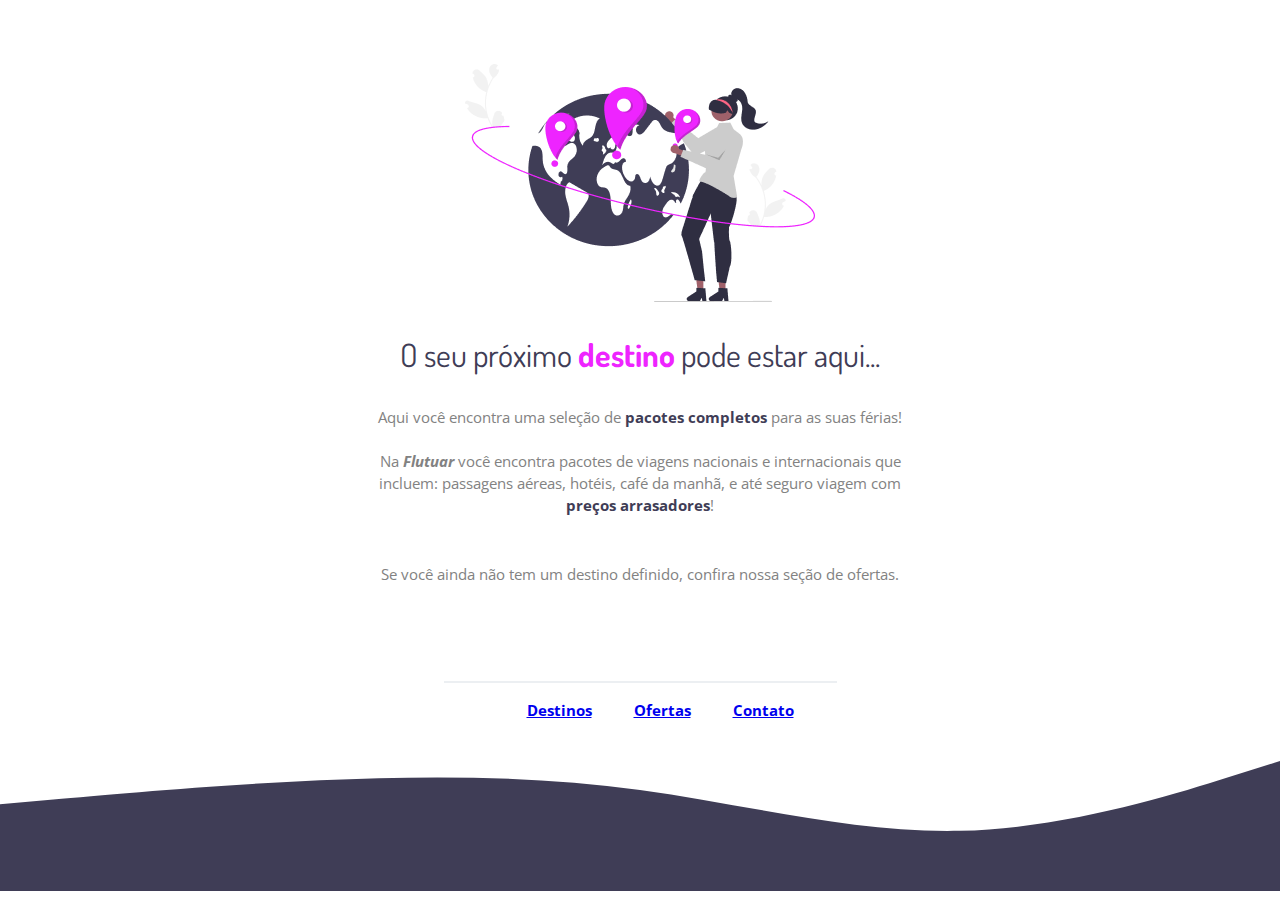
<file: explore/Projeto 1 - desafio recriando layout/index.html>
<!DOCTYPE html>
<html lang="pt-br">
<head>
    
    <meta charset="UTF-8">
    <meta name="viewport" content="width=device-width, initial-scale=1.0">
    <title> Flutuar</title>
    <link rel="shortcut icon" href="image/favicon.svg" type="image"/>

    <link rel="stylesheet" href="./style.css">



    <link rel="preconnect" href="https://fonts.googleapis.com">
    <link rel="preconnect" href="https://fonts.gstatic.com" crossorigin>
    <link href="https://fonts.googleapis.com/css2?family=Dosis:wght@200..800&display=swap" rel="stylesheet">

    <link rel="preconnect" href="https://fonts.googleapis.com">
    <link rel="preconnect" href="https://fonts.gstatic.com" crossorigin>
    <link href="https://fonts.googleapis.com/css2?family=Dosis:wght@200..800&family=Open+Sans:ital,wght@0,300..800;1,300..800&display=swap" rel="stylesheet">


</head>
<body>

     <main>
        <img src="./image/img1.png" alt="Desenho de uma mulher segurando um globo">
        
        <h1>O seu próximo <span>destino</span> pode estar aqui...
        </h1>
    
        <p>
        Aqui você encontra uma seleção de <strong>pacotes completos</strong> para as suas férias!
        <br> <br>
        Na <em id="Flutuar">Flutuar</em> você encontra pacotes de viagens nacionais e internacionais que incluem: passagens aéreas, hotéis, café da manhã, e até seguro viagem com <strong>preços arrasadores</strong>!

        </p>

        <p>
        Se você ainda não tem um destino definido, confira nossa seção de ofertas.
        </p>


    </main>
    

    <footer>
        <div id="line">
        </div>
        
        <ul>
            <li><a href="#">Destinos</a></li>
            <li><a href="#">Ofertas</a></li>
            <li><a href="#">Contato</a></li>
        </ul>
         
        
    </footer>
    
    <img id="onda" src="./image/Wave.svg" alt="Onda solida no final da pagina">
</body>
</html>
</file>
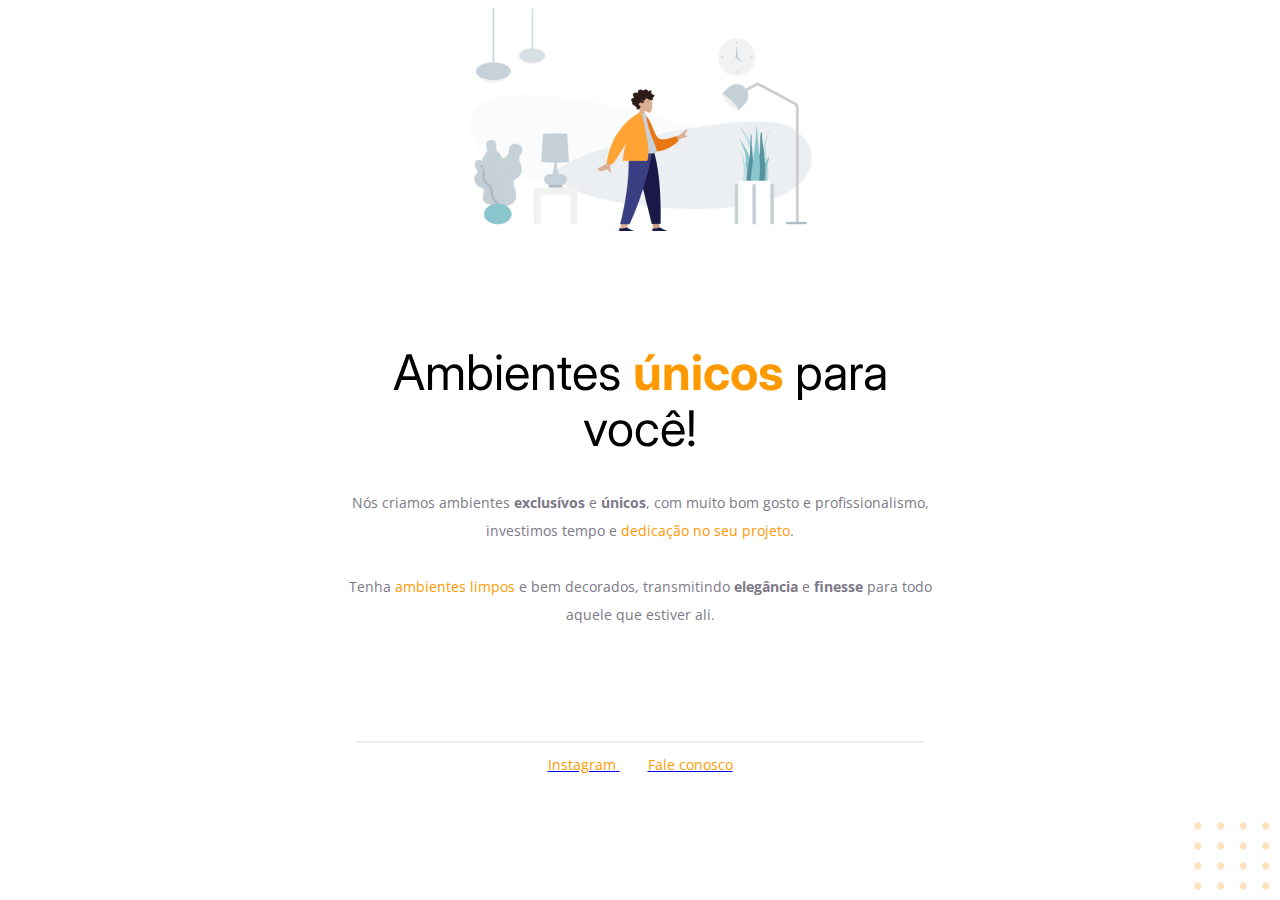
<file: explore/Projeto 1/index.html>
<!DOCTYPE html>
<html lang="pt-br">
<head>
    <meta charset="UTF-8">
    <meta name="viewport" content="width=device-width, initial-scale=1.0">
    <title>Móveis customizados</title>

    <link rel="preconnect" href="https://fonts.googleapis.com">
    <link rel="preconnect" href="https://fonts.gstatic.com" crossorigin>
    <link href="https://fonts.googleapis.com/css2?family=Open+Sans:ital,wght@0,300..800;1,300..800&display=swap" rel="stylesheet">

    <link rel="preconnect" href="https://fonts.googleapis.com">
    <link rel="preconnect" href="https://fonts.gstatic.com" crossorigin>
    <link href="https://fonts.googleapis.com/css2?family=Inter:wght@100..900&family=Open+Sans:ital,wght@0,300..800;1,300..800&display=swap" rel="stylesheet">



    <link rel="stylesheet" href="style.css">

</head>
<body>
    <div id="hero">
        <img 
        src="./images/img1.png" 
        alt="Desenho de uma pessoa em uma sala com móveis">
        
        <h1>
            Ambientes <span>únicos</span> para você!
        </h1>
        <p>
            Nós criamos ambientes <strong>exclusívos</strong> e <strong>únicos</strong>, com muito bom gosto e profissionalismo, investimos tempo e <span>dedicação no seu projeto</span>. 
            
            <br>
            <br>
            
            Tenha <span>ambientes limpos</span> e bem decorados, transmitindo <strong>elegância</strong> e <strong>finesse</strong> para todo aquele que estiver ali.
        </p>
    </div>

    <div id="footer">
         <div id="line">
         </div>

        <a 
            target="_blank"
            href="https://instagram.com">
            <span>Instagram</span>
        </a>
    
        <a 
            href="mailto:contato@moveispravoce.com"> 
            <span>Fale conosco</span>
        </a>

    </div>

    <img 
       id="balls"
       src="./images/balls.svg" 
       alt="Bolinhas alaranjadas no canto direito inferior da tela">


</body>



</body>
</html>
</file>
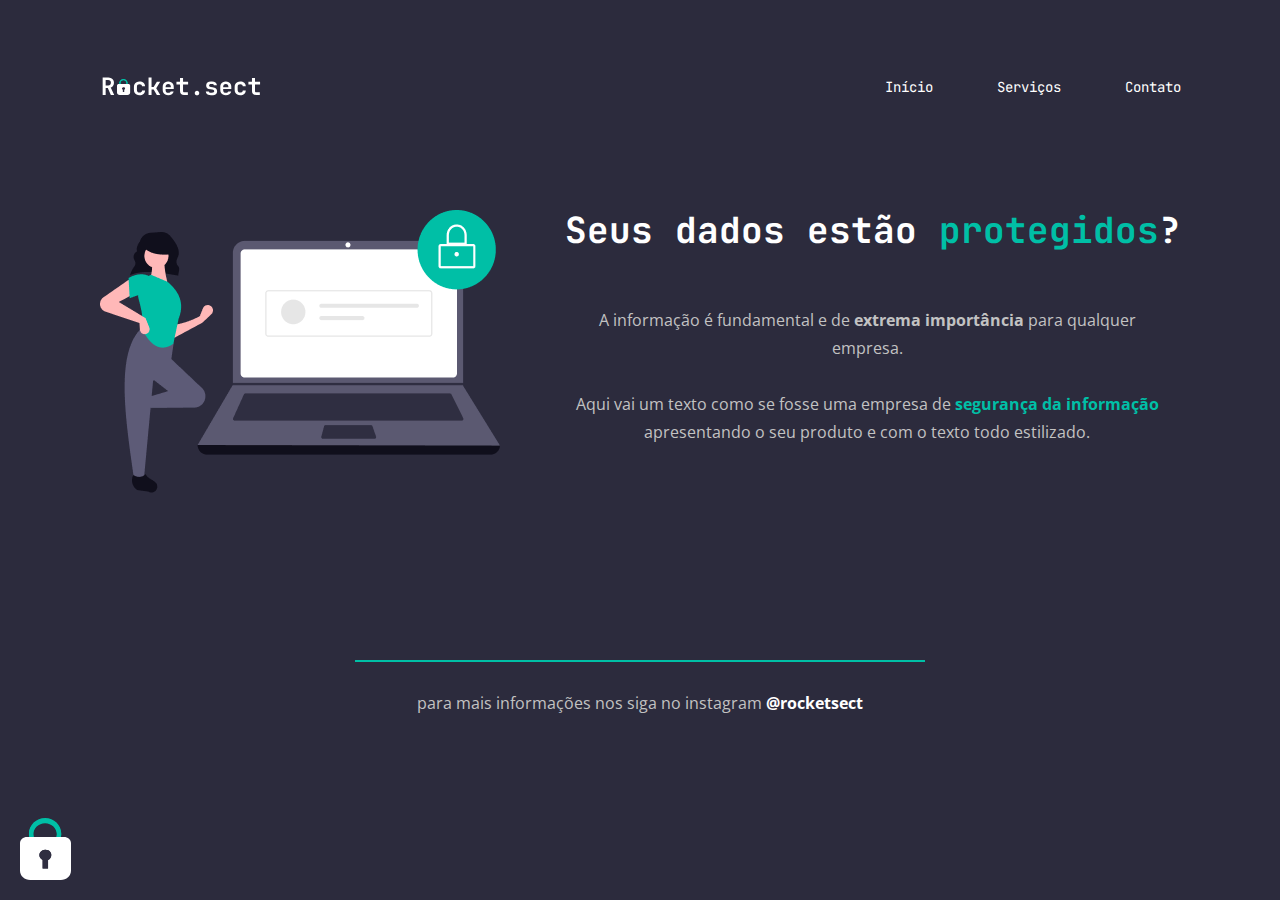
<file: explore/Projeto 2 - desafio recriando layout/index.html>
<!DOCTYPE html>
<html lang="pt-br">
<head>
    <meta charset="UTF-8">
    <meta name="viewport" content="width=device-width, initial-scale=1.0">
    
    <title>Rocket.sect</title>
    
    <link rel="stylesheet" href="./style.css">
    

    <link rel="preconnect" href="https://fonts.googleapis.com">
    <link rel="preconnect" href="https://fonts.gstatic.com" crossorigin>
    <link href="https://fonts.googleapis.com/css2?family=JetBrains+Mono:ital,wght@0,100..800;1,100..800&display=swap" rel="stylesheet">

    <link href="https://fonts.googleapis.com/css2?family=JetBrains+Mono:ital,wght@0,100..800;1,100..800&family=Open+Sans:ital,wght@0,300..800;1,300..800&display=swap" rel="stylesheet">


    
</head>
<body>
    <div class="page">
        
        <nav>
            <a id="logo" href="#">
                <img src="./image/logo.svg" alt="Logo na cor azul escrita Rocket.sect">
            </a>
                 
            <ul>
                <li><a href="#">Início</a></li>
                <li><a href="#">Serviços</a></li>
                <li><a href="#">Contato</a></li>
            </ul>

        </nav>
    
    <main>
        <img src="./image/img1.png" alt="Desenho de uma mulher ao lado de um notebook">
        
        <div class="text">
            <h1>
                Seus dados estão <span>protegidos</span>?
            </h1>
    
            <p>
                A informação é fundamental e de <strong>extrema importância</strong> para qualquer empresa. <br> <br>
    
                Aqui vai um texto como se fosse uma empresa de 
                <strong>
                    <span>segurança da informação</span>
                </strong>
                apresentando o seu produto e com o texto todo estilizado.
            </p>

        </div>
       


    </main>

    <footer>
        <div id="line">  
        </div>
        
        <p>para mais informações nos siga no instagram
            <a href="https://instaram.com/rocketseat" target="_blank">@rocketsect</a>
        </p>
    </footer>

    <img id="cadeado" src="./image/padlock-decoration.svg" alt="Desenho de um cadeado">

    
</body>
</html>
</file>
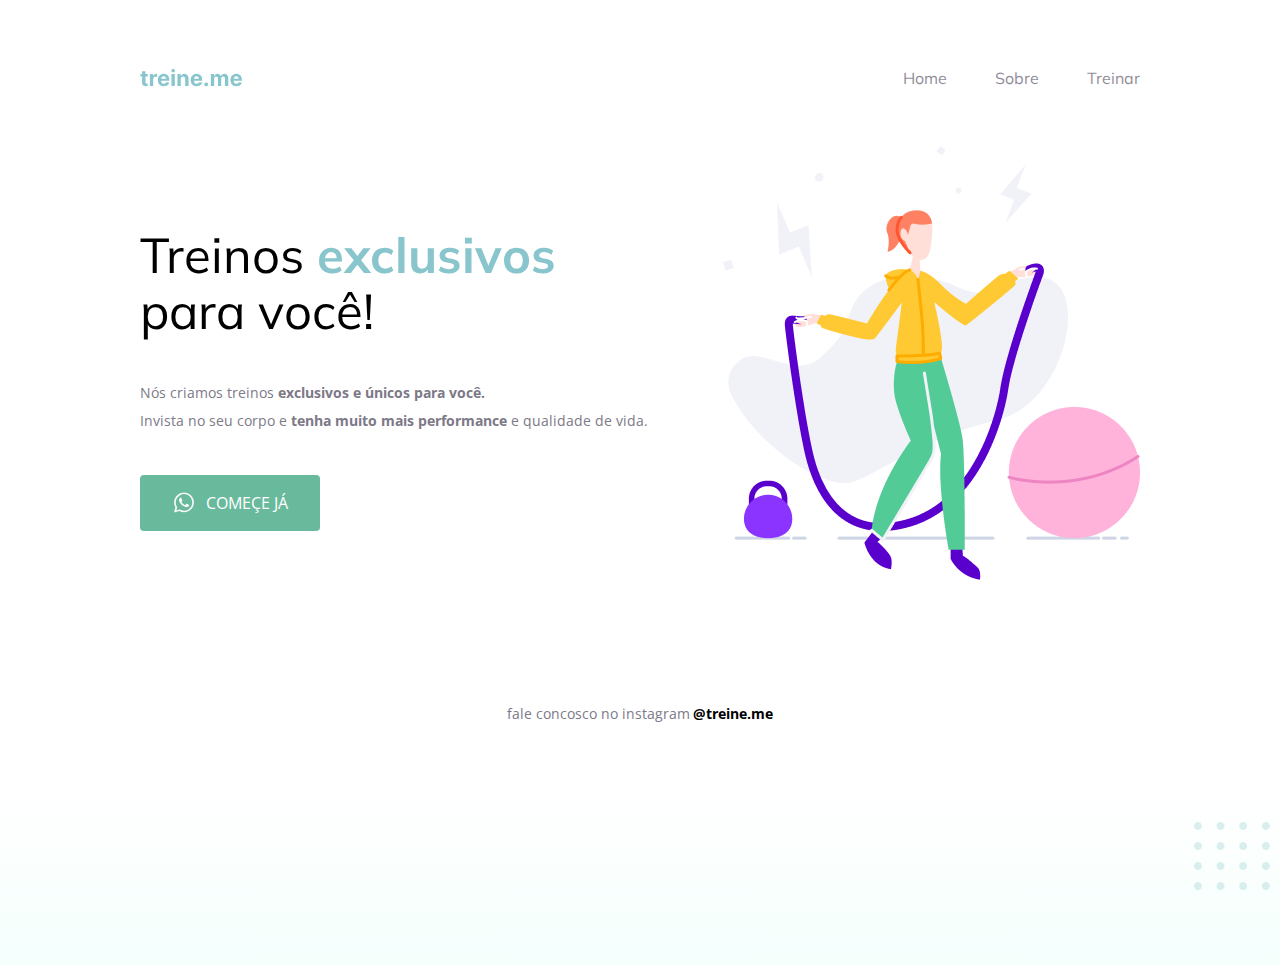
<file: explore/Projeto 2/index.html>
<!DOCTYPE html>
<html lang="pt-br">
<head>
    <meta charset="UTF-8">
    <meta name="viewport" content="width=device-width, initial-scale=1.0">
    <title>Treine.me</title>


    <link rel="preconnect" href="https://fonts.googleapis.com">
    <link rel="preconnect" href="https://fonts.gstatic.com" crossorigin>
    <link href="https://fonts.googleapis.com/css2?family=Mulish:ital,wght@0,200..1000;1,200..1000&display=swap" rel="stylesheet">

    <link rel="preconnect" href="https://fonts.googleapis.com">
    <link rel="preconnect" href="https://fonts.gstatic.com" crossorigin>
    <link href="https://fonts.googleapis.com/css2?family=Mulish:ital,wght@0,200..1000;1,200..1000&family=Open+Sans:ital,wght@0,300..800;1,300..800&display=swap" rel="stylesheet">



    <link rel="stylesheet" href="./style.css">
</head>
<body>
    <div class="page">
        
        <nav>
            <a id="logo" href="#">
                <img src="./images/Logo.svg" alt="Logo na cor azul escrita treine.me">
            </a>
                 
            <ul>
                <li><a href="#">Home</a></li>
                <li><a href="#">Sobre</a></li>
                <li><a href="#">Treinar</a></li>
            </ul>

        </nav>
        

        <main> 
            <section class="text">
                <h1>Treinos <span>exclusivos</span> 
                    <br> 
                    para você!</h1>

                <p>
                    Nós criamos treinos <strong>exclusivos e únicos para você.</strong> <br>
                    Invista no seu corpo e <strong>tenha muito mais performance</strong> e qualidade de vida.
                </p>
        
                <button> <img src="./images/whatsapp.svg" alt="icone whatsapp">Começe já</button>

            </section>

            <img src="./images/fitness.png" alt="Desenho de uma mulher pulando corda">
                
        </main>
        
        <footer>
                <p>fale concosco no instagram</p>
                <a href="https://instagram.com" target="_blank">@treine.me</a>
        
        
        </footer>

    </div>

    <img id="balls" src="./images/balls.png" alt="Bolinhas azuis no canto inferior direito da tela">
</body>
</html>
</file>
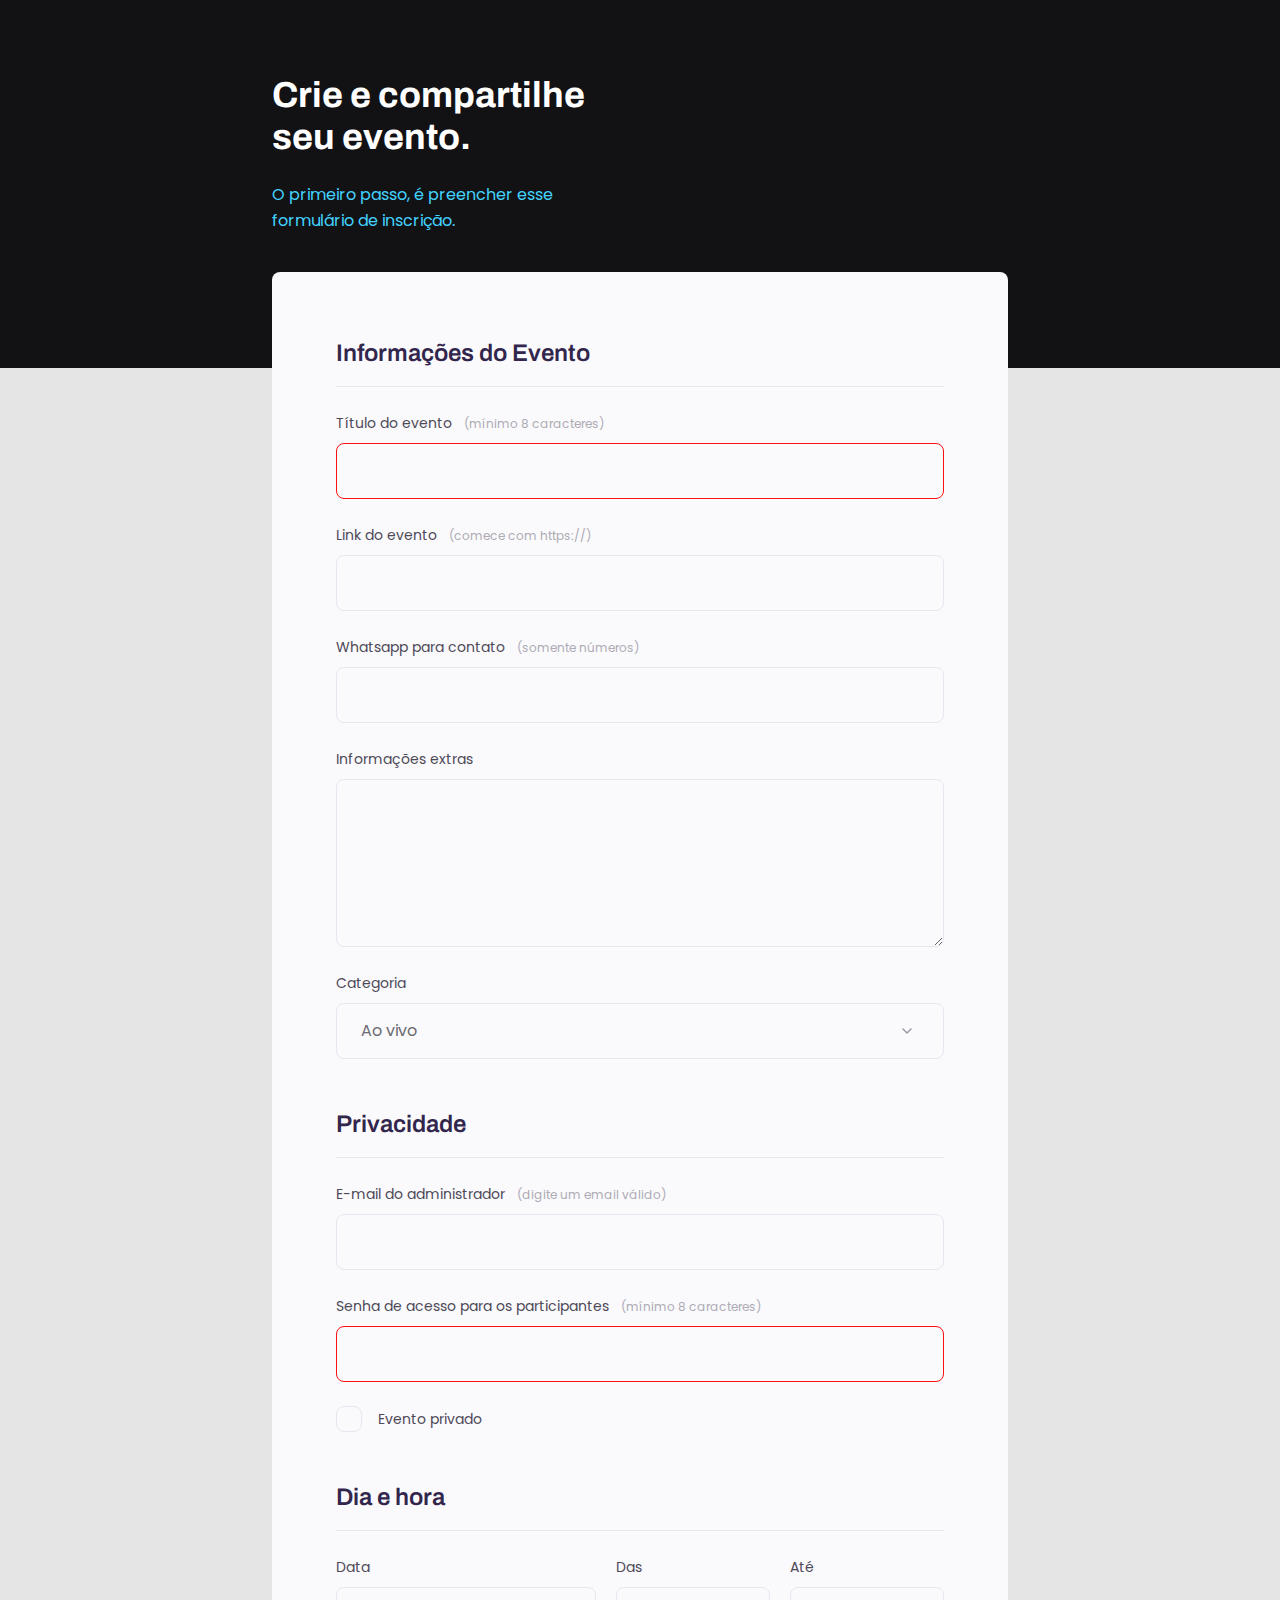
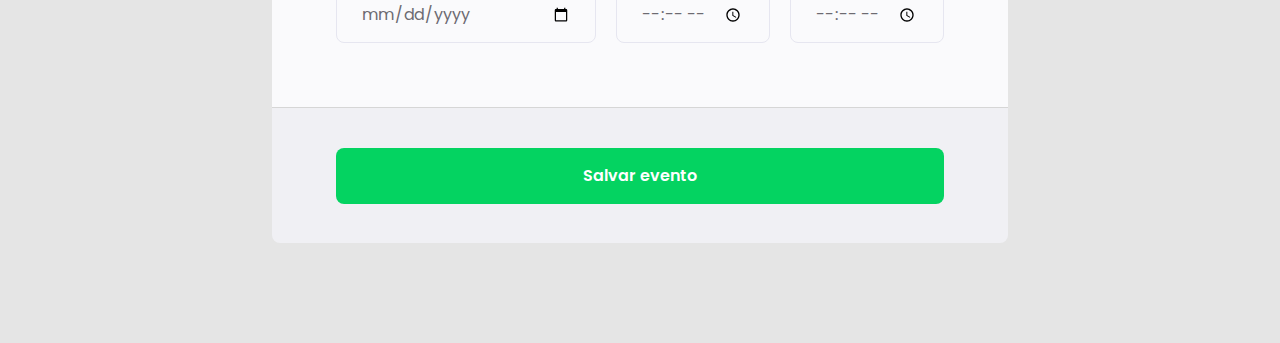
<file: explore/Projeto 3/index.html>
<!DOCTYPE html>
<html lang="pt-br">
<head>
    <meta charset="UTF-8">
    <meta name="viewport" content="width=device-width, initial-scale=1.0">

    <link rel="stylesheet" href="./style.css">

    <link rel="preconnect" href="https://fonts.googleapis.com">
    <link rel="preconnect" href="https://fonts.gstatic.com" crossorigin>
    <link href="https://fonts.googleapis.com/css2?family=Archivo:ital,wght@0,100..900;1,100..900&display=swap" rel="stylesheet">


    <link rel="preconnect" href="https://fonts.googleapis.com">
    <link rel="preconnect" href="https://fonts.gstatic.com" crossorigin>
    <link href="https://fonts.googleapis.com/css2?family=Archivo:ital,wght@0,100..900;1,100..900&family=Poppins:ital,wght@0,100;0,200;0,300;0,400;0,500;0,600;0,700;0,800;0,900;1,100;1,200;1,300;1,400;1,500;1,600;1,700;1,800;1,900&display=swap" rel="stylesheet">



    <title>Crie seu evento</title>


</head>
<body>
    <div class="page">
        <header>
            <h1>
                Crie e compartilhe seu evento.
            </h1>

            <p>
                O primeiro passo, é preencher esse
                formulário de inscrição.

            </p>
        </header>

        <form id="my-form">
            <fieldset>
                <div class="fieldset-wrapper">
                    <legend>Informações do Evento</legend>

                    <div class="input-wrapper">
    
                        <label for="event-title">Título do evento<span>(mínimo 8 caracteres)</span>   
                        </label>
        
                        <input 
                        type="text" 
                        id="event-title"
                        required 
                        minlength="8" />
        
                    </div>
    
                    <div class="input-wrapper">
    
                        <label for="event-link">Link do evento<span>(comece com https://)</span>   
                        </label>
        
                        <input type="url" id="event-link">
        
                    </div>

                    <div class="input-wrapper">
    
                        <label for="event-whatsapp">Whatsapp para contato<span>(somente números)</span>   
                        </label>
        
                        <input type="number" id="event-whatsapp">
        
                    </div>

                    <div class="input-wrapper">
    
                        <label for="event-info">Informações  extras 
                        </label>
        
                        <textarea id="event-info"></textarea>
        
                    </div>

                    <div class="input-wrapper">
    
                        <label for="event-category">Categoria</label>
        
                        <select id="event-category">
                            <option value="Live">Ao vivo</option>
                            <option value="podcast">Podcast</option>
                            <option value="mentorship">Mentoria</option>
                        </select>
        
                    </div>    

                </div>
               
            </fieldset>

            <fieldset>
                <div class="fieldset-wrapper">
                    <legend>Privacidade</legend>

                    <div class="input-wrapper">
    
                        <label for="event-email">E-mail do administrador<span>(digite um email válido)</span>   
                        </label>
        
                        <input type="email" id="event-email">
        
                    </div>

                    <div class="input-wrapper">
    
                        <label for="event-password">Senha de acesso para os participantes<span>(mínimo 8 caracteres)</span>   
                        </label>
        
                        <input 
                        type="password" 
                        id="event-password"
                        required 
                        minlength="8" />
        
                    </div>

                    <div class="checkbox-wrapper">
    
                        <input type="checkbox" id="event-private">
                        
                        <label for="event-private">Evento privado  
                        </label>
        
                    </div>

                </div>
            </fieldset>

            <fieldset>
                <div class="fieldset-wrapper">
                    <legend>Dia e hora</legend>

                    <div class="col-3">
                        <div class="input-wrapper">
    
                            <label for="event-date">Data  
                            </label>
            
                            <input type="date" id="event-date">
            
                        </div>
    
                        <div class="input-wrapper">
        
                            <label for="event-begin">Das 
                            </label>
            
                            <input type="time" id="event-begin">
            
                        </div>

                        <div class="input-wrapper">
        
                            <label for="event-end">Até 
                            </label>
            
                            <input type="time" id="event-end">
            
                        </div>


                    </div>       

                </div>
            </fieldset>

        </form>

        <footer>
            <button
                class="button" 
                form="my-form" >
                Salvar evento
            </button>
        </footer>
    </div>
</body>
</html>
</file>
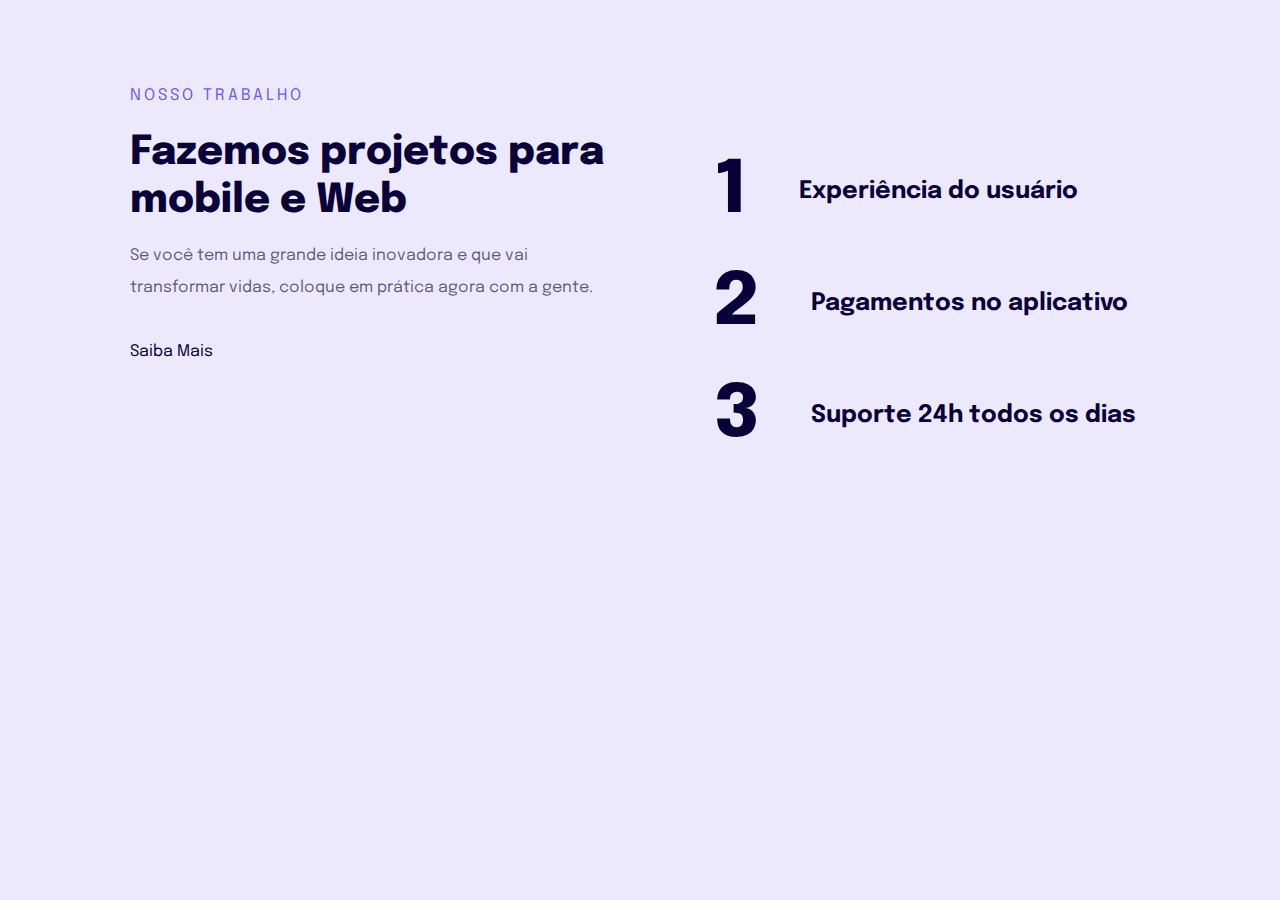
<file: explore/Projeto 4/index.html>
<!DOCTYPE html>
<html lang="pt-br">
<head>
    <meta charset="UTF-8">
    <meta name="viewport" content="width=device-width, initial-scale=1.0">

    <link rel="preconnect" href="https://fonts.googleapis.com">
    <link rel="preconnect" href="https://fonts.gstatic.com" crossorigin>
    <link href="https://fonts.googleapis.com/css2?family=Epilogue:ital,wght@0,100..900;1,100..900&display=swap" rel="stylesheet">

    <link rel="stylesheet" href="./style.css">

    <title>Introdução à Responsividade</title>
</head>
<body>
    <main>
        <div>
            <p>NOSSO TRABALHO</p>

            <h1>Fazemos projetos para mobile e Web</h1>

            <p>Se você tem uma grande ideia inovadora e que vai transformar vidas, coloque em prática agora com a gente. </p>

            <a href="#">Saiba Mais</a>

        </div>
        

        <ul>
            <li><span>1</span> Experiência do usuário</li>
            <li><span>2</span> Pagamentos no aplicativo</li>
            <li><span>3</span> Suporte 24h todos os dias</li>
        </ul>

    </main>
    
</body>
</html>
</file>
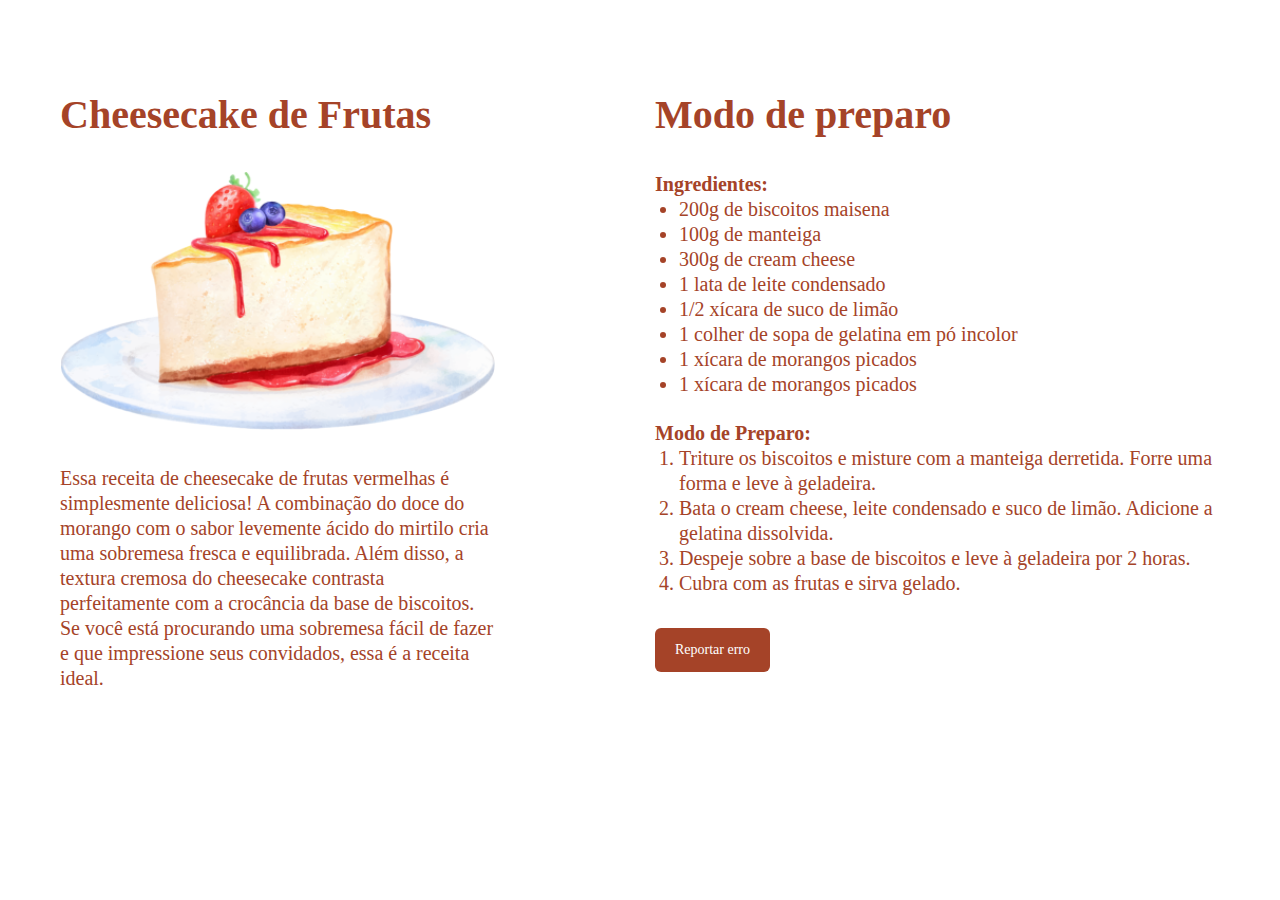
<file: explore/Projeto 5/index.html>
<!DOCTYPE html>
<html lang="pt-br">
<head>
    <meta charset="UTF-8">
    <meta name="viewport" content="width=device-width, initial-scale=1.0">

    <link rel="preconnect" href="https://fonts.googleapis.com">
    <link rel="preconnect" href="https://fonts.gstatic.com" crossorigin>
    <link href="https://fonts.googleapis.com/css2?family=Source+Serif+4:ital,opsz,wght@0,8..60,200..900;1,8..60,200..900&display=swap" rel="stylesheet">
    
    
    <link rel="stylesheet" href="./style.css">

    <title>Cheesecake</title>
</head>
<body>
    <main>
        <div class="recipe">
            <h1>
                Cheesecake de Frutas
            </h1>

            <img src="./assets/cheesecake.png" alt="Desenho de um cheesecake em um prato">

            <p>Essa receita de cheesecake de frutas vermelhas é simplesmente deliciosa! A combinação do doce do morango com o sabor levemente ácido do mirtilo cria uma sobremesa fresca e equilibrada. Além disso, a textura cremosa do cheesecake contrasta perfeitamente com a crocância da base de biscoitos. Se você está procurando uma sobremesa fácil de fazer e que impressione seus convidados, essa é a receita ideal.</p>
        </div>

        <div class="ingredients">
            <h2>Modo de preparo</h2>
                <strong>Ingredientes:</strong>
                <ul>
                    <li>200g de biscoitos maisena</li>
                    <li>100g de manteiga</li>
                    <li>300g de cream cheese</li>
                    <li>1 lata de leite condensado</li>
                    <li>1/2 xícara de suco de limão</li>
                    <li>1 colher de sopa de gelatina em pó incolor</li>
                    <li>1 xícara de morangos picados</li>
                    <li>1 xícara de morangos picados</li>
                </ul>

                <strong>Modo de Preparo:</strong>
                <ol>
                    <li>Triture os biscoitos e misture com a manteiga derretida. Forre uma forma e leve à geladeira.</li>
                    <li>Bata o cream cheese, leite condensado e suco de limão. Adicione a gelatina dissolvida.</li>
                    <li>Despeje sobre a base de biscoitos e leve à geladeira por 2 horas.</li>
                    <li>Cubra com as frutas e sirva gelado.</li>
                </ol>

                <button>Reportar erro</button>
        </div>
    </main>
    
</body>
</html>
</file>
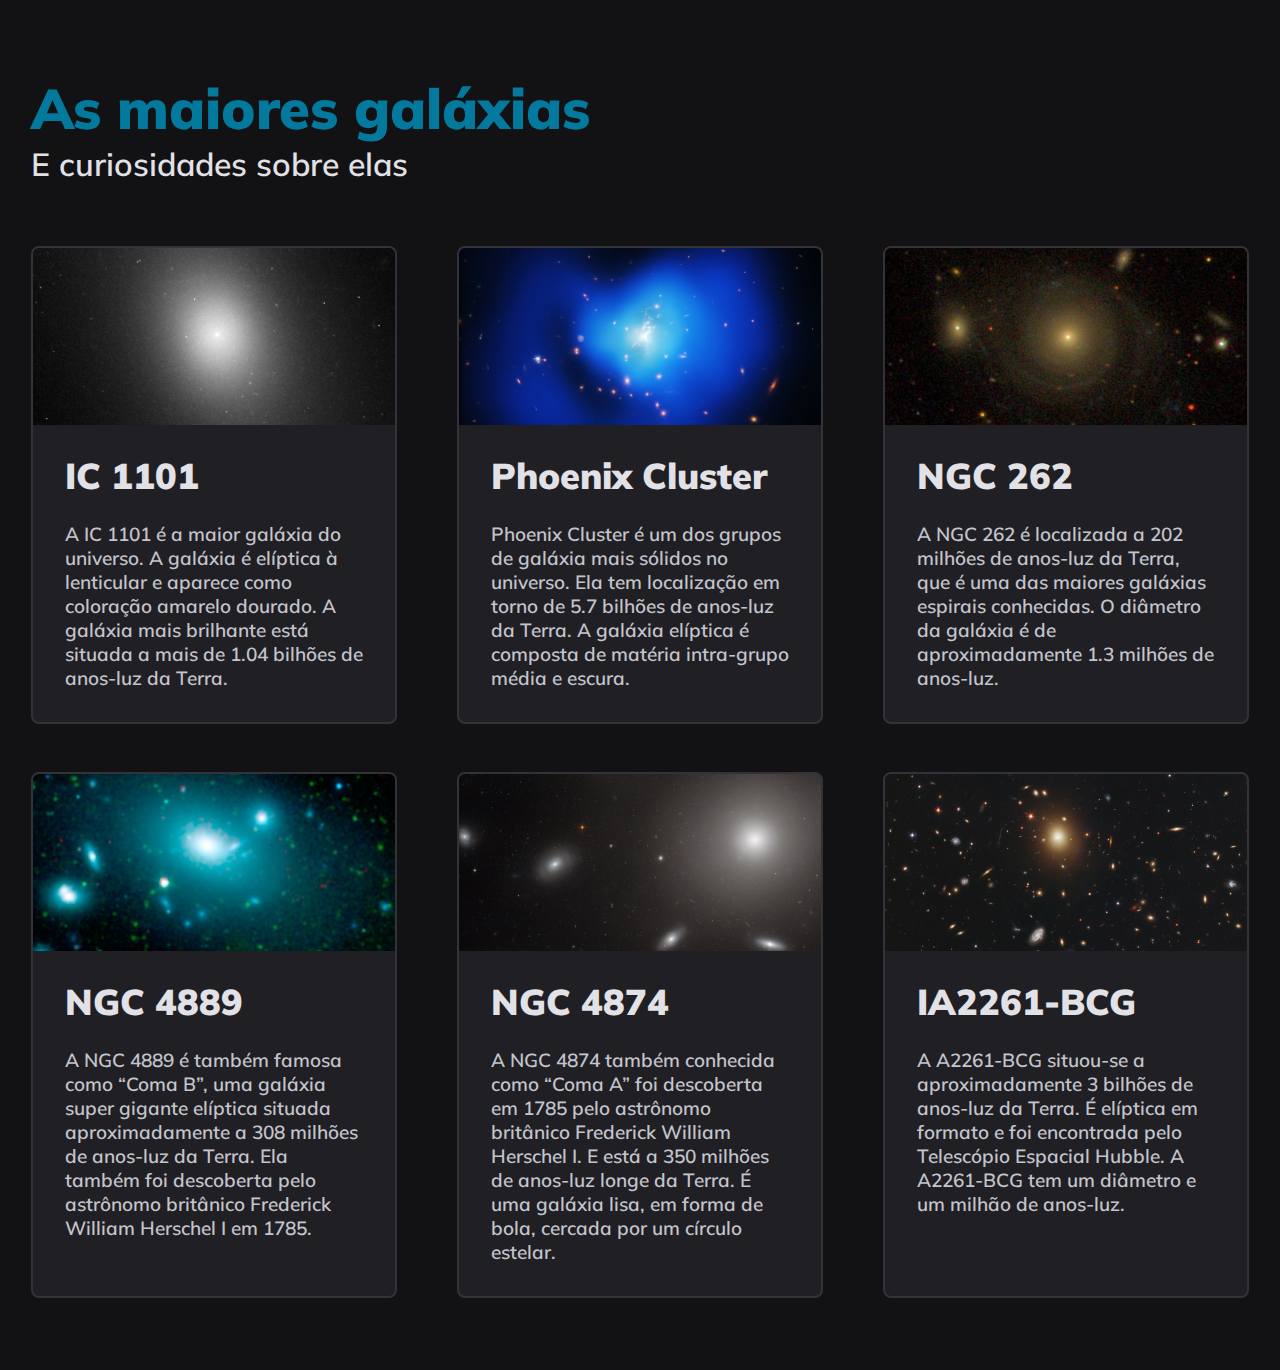
<file: explore/Projeto 6/index.html>
<!DOCTYPE html>
<html lang="pt-br">
<head>
    <meta charset="UTF-8">
    <meta name="viewport" content="width=device-width, initial-scale=1.0">

    <link rel="preconnect" href="https://fonts.googleapis.com">
    <link rel="preconnect" href="https://fonts.gstatic.com" crossorigin>
    <link href="https://fonts.googleapis.com/css2?family=Mulish:ital,wght@0,200..1000;1,200..1000&display=swap" rel="stylesheet">

    <link rel="stylesheet" href="./style.css">

    <title>Galaxies</title>
</head>
<body>
    <header>
        <h1>As maiores galáxias</h1>
        <p>E curiosidades sobre elas</p>
    </header>
    <main>
        <div class="card">
            <img src="./assets/image1.png" alt="IC 1101">

            <h2>IC 1101</h2>

            <p>A IC 1101 é a maior galáxia do universo. A galáxia é elíptica à lenticular e aparece como coloração amarelo dourado. A galáxia mais brilhante está situada a mais de 1.04 bilhões de anos-luz da Terra. </p>
        </div>

        <div class="card">
            <img src="./assets/image2.png" alt="Phoenix Cluster">
            
            <h2>Phoenix Cluster</h2>

            <p>Phoenix Cluster é um dos grupos de galáxia mais sólidos no universo. Ela tem localização em torno de 5.7 bilhões de anos-luz da Terra. A galáxia elíptica é composta de matéria intra-grupo média e escura. </p>
        </div>

        <div class="card">
            <img src="./assets/image3.png" alt="NGC 262">
            
            <h2>NGC 262</h2>

            <p>A NGC 262 é localizada a 202 milhões de anos-luz da Terra, que é uma das maiores galáxias espirais conhecidas. O diâmetro da galáxia é de aproximadamente 1.3 milhões de anos-luz. </p>
        </div>

        <div class="card">
            <img src="./assets/image4.png" alt="NGC 4889">
            
            <h2>NGC 4889</h2>

            <p>A NGC 4889 é também famosa como “Coma B”, uma galáxia super gigante elíptica situada aproximadamente a 308 milhões de anos-luz da Terra. Ela também foi descoberta pelo astrônomo britânico Frederick William Herschel I em 1785. </p>
        </div>

        <div class="card">
            <img src="./assets/image5.png" alt="NGC 4874">
            
            <h2>NGC 4874</h2>

            <p>A NGC 4874 também conhecida como “Coma A” foi descoberta em 1785 pelo astrônomo britânico Frederick William Herschel I. E está a 350 milhões de anos-luz longe da Terra. É uma galáxia lisa, em forma de bola, cercada por um círculo estelar. </p>
        </div>

        <div class="card">
            <img src="./assets/image6.png" alt="A2261-BCG">
            
            <h2>IA2261-BCG</h2>

            <p>A A2261-BCG situou-se a aproximadamente 3 bilhões de anos-luz da Terra. É elíptica em formato e foi encontrada pelo Telescópio Espacial Hubble. A A2261-BCG tem um diâmetro e um milhão de anos-luz.</p>
        </div>

    </main>
</body>
</html>
</file>
<file: explore/Projeto 1 - desafio recriando layout/style.css>
body {
    margin: 0px;
    padding: 0px;
    font-family: 'Open Sans', sans-serif;

    min-height: 100vh;
    
}

main {
    width: 1024px;

    display: flex;
    padding-top: 64px;
    flex-direction: column;
    justify-content: flex-end;
    align-items: center;
    
    margin: 0px auto;
}


h1 {
    font-family: "Dosis", sans-serif;
    font-weight: normal;

    color: #3F3D56;
    text-align: center;
    font-size: 32px;

    margin: 32px auto 16px;

}

span {
    color: #EE24FF;
    font-weight: bold;

}

p {
    font-family: "Open Sans", sans-serif;
  
    color: #828282;
    text-align: center;
    font-size: 15px;
    font-weight: normal;
    line-height: 22px; 

    width: 540px;
    margin-bottom: 32px;


}

#Flutuar {
    color: #828282;
    font-weight: bold;
}

strong {
    color: #3F3D56;
}

ul {
    display: flex;
    align-items: center;
    justify-content: center;
    margin: 16px auto 40px;
    
    
    font-family: "Open Sans", sans-serif;
    color: #3F3D56;
    text-align: center;
    font-size: 15px;
    font-weight: bold;
    line-height: 147.682%;
    gap: 42px;
    
    list-style: none;



}

footer {
    justify-content: fixed-end;
    bottom: 0px;

}

#line {
    border: 1px solid #ECEFF2 ;
    width: 391px;
    height: 0px;
    margin: 64px auto 8px;

}

#onda {
    width: 100%;
}
</file>
<file: explore/Projeto 1/style.css>
body {
    font-family: 'Open Sans', sans-serif;
    font-size: 14px;
    font-weight: 400;
    line-height: 28px;
    
    text-align: center;
}

#hero {
    width: 592px;
    margin: auto;
}


#hero img {
    margin-bottom: 72px;
}


#footer {
    width: 592px;
    margin: 112px auto 33px;

    font-size: 14px;
    line-height: 28px;

}

#footer a + a {
    margin-left: 28px;
}

#line {
    border: 1px solid #ECEFF2;
    width: 568px;
    height: 0px;
    margin: 0px auto 8px;


}

h1 {
    font-family: 'Inter', sans-serif;
    font-size: 49px;
    line-height: 56px;
    font-weight: normal;
    
    text-align: center;

    margin-bottom: 32px;
}

h1 span {
    font-weight: bold;
}



strong {
    font-weight: 700;
    color: #7D7987;
}


span {
    color: #FF9900;
}

p {
    color: #7D7987;
}


#balls {
    position: fixed;
    bottom: 0px;
    right: 0px;
}
</file>
<file: explore/Projeto 2 - desafio recriando layout/style.css>
body {
    font-family: "JetBrains Mono", monospace;
    
    margin: 0px;
    
    background-color: #2C2B3D;

    padding: 72px 99px 0px; 
    min-width: fit-content;
}



nav {
    display: flex;
    justify-content: space-between;
    align-items: center;

   /* margin: 71px auto 0px; */


}

ul {
    text-align: center;
    font-size: 14px;
    font-weight: normal;
    line-height: 28px;
    
    
    list-style: none;

    display: flex;
    gap: 64px;
    margin: 0px;
    padding: 0px;

}

ul li a {
    text-decoration: none;
    color: #FFF;
}

ul li a:hover {
    font-weight: bold;
  
}

main {
    display: flex;
    align-items: flex-start;
    justify-content: space-between;

    margin: 109px auto 0px;
}

.text {
    text-align: center;

    display: flex;
    flex-direction: column;
    gap: 56px;


}

h1 {
    font-family: "JetBrains Mono", monospace;
    color: #FFF; 
    text-align: center;
    font-size: 36px;
    font-weight: 700;
    line-height: 40px; 

    margin: 0px;

}

span {
    color: #00BFA6;

}



p {
    font-family: "Open Sans", sans-serif;
    color: #C2C2C2;
    text-align: center;
    font-size: 16px;
    font-weight: normal;
    line-height: 28px; 

    
    width: 604px;
    margin: 0px;
}
 
footer {
    font-family: "JetBrains Mono", monospace;
    color: #FFF;
    text-align: center;
    font-size: 14px;
    font-weight: 500;
    line-height: 28px;

    display: flex;
    flex-direction: column;
    justify-content: center;
    align-items: center;
    margin-bottom: 23px
}

footer a {
    font-weight: bold;
    text-decoration: none;
    color: #FFF;

}

#line {
    border: 1px solid #00BFA6;
    width: 568px;
    height: 0px;
    margin: 167px auto 27px;


}

#cadeado {
    position: fixed;
    width: 51px;
    height: 62px;
    bottom: 20px;
    left: 20px;
}
</file>
<file: explore/Projeto 2/style.css>
body {
    margin: 0px;
    font-family: 'Open Sans', sans-serif;

    background: linear-gradient(180deg, rgba(227, 255, 248, 0) 82.08%, rgba(227, 255, 248, 0.38) 100%);

    min-height: 100vh;
}

.page {
    width: 1000px;
    margin: 65px auto 0px;
}

nav {
    display: flex;
    justify-content: space-between;
    align-items: center;

    margin-bottom: 55px;

    font-family: 'Mulish', sans-serif;

}

ul {
    list-style: none;
    display: flex;
    gap: 48px;
    margin: 0px;
    padding: 0px;

    font-family: 'Mulish', sans-serif;
    
}

ul li a {
    text-decoration: none;
    color: #1F1534;
    opacity: 0.5;
}

ul li a:hover {
    font-weight: bold;
    opacity: 1;
}

h1 {
    font-family: 'Mulish', sans-serif;
    color: #000;
    font-size: 49px;
    font-weight: normal;
    line-height: 56px;

}

span {
    color: #89C5CC;
    font-size: 49px;
    font-weight: bold;
    line-height: 56px;

}

main {
    display: flex;
    align-items: center;
    justify-content: space-between;
    
}

p {
    color: #7D7987;
    font-size: 14px;
    font-weight: 400;
    line-height: 28px;
    margin: 40px 0px;

}

button {
    font-family: 'Open Sans', sans-serif;
    text-transform: uppercase;
    font-size: 16px;
    color: white;

    display: flex;
    align-items: center;
    justify-content: center;
    height: 56px;
    gap: 10px;
    
    border: none;
    border-radius: 4px;
    background: #69B99D;
    padding: 14px 32px 15px 32px;

    cursor: pointer;
}

button:hover {
    background: #43977a;

}

footer {
    font-family: 'Open Sans', sans-serif;
    font-size: 14px;
    line-height: 28px;
    
    display: flex;
    align-items: center;
    justify-content: center;
    gap: 3px;

    margin-top: 80px;


}

footer a {
    font-weight: bold;
    text-decoration: none;
    color: #000;

    
}

#balls {
    position: fixed;
    bottom: 0px;
    right: 0px;
}
</file>
<file: explore/Projeto 3/style.css>
* {
    margin: 0;
    padding: 0;
    box-sizing: border-box;

}

body, input, button, select, textarea {
    font-family: 'Poppins', sans-serif;
}


body {
    background: #E5E5E5;
}

body::before {
    content: '';
    width: 100%;
    height: 368px;
    
    position: absolute;
    top: 0;
    left: 0;
    z-index: -1;
    background: #121214;
}

.page {
    width: 736px;
    margin: auto;
}
    
header {
    width: 319px;

    margin-top: 74px;
}

header h1 {
    font-family: 'Archivo', sans-serif;
    font-weight: bold;
    font-size: 36px;
    line-height: 42px;
    color: white;

    margin-bottom: 24px;
}

header p {
    font-size: 16px;
    line-height: 26px;
    
    color: #42D3FF;
}

form {
    background: #FAFAFC;
    border-radius: 8px 8px 0px 0px;

    margin-top: 38px;
    min-height: 300px;

    padding: 64px;

    display: flex;
    flex-direction: column;
    /*align-items: flex-start;*/
    gap: 48px;
}

fieldset {
    border: none;
}

.fieldset-wrapper {
    display: flex;
    flex-direction: column;
    gap: 24px;
}

fieldset legend {
    color: var(--Texts-Ttulos, #32264D);
    font-family: 'Archivo', sans-serif;
    font-size: 24px;
    font-weight: 600;
    line-height: 34px; 

    width: 100%;
    
    border-bottom: 1px solid #E6E6F0;
    padding-bottom: 16px;

}

.input-wrapper {
    display: flex;
    flex-direction: column;
}

.input-wrapper label {
    color: #4E4958;
    font-size: 14px;
    line-height: 24px; 

    margin-bottom: 8px;
}

.input-wrapper label span {
    margin-left: 12px;

    color: #aeabb5;
    font-size: 12px;
    line-height: 20px; 
}

.input-wrapper label span:hover {
    color: #6c6a71;

}

.input-wrapper input, .input-wrapper textarea, .input-wrapper select {
    border: 1px solid var(--Back-Lines-in-white, #E6E6F0);
    border-radius: 8px;
    background: var(--Shapes-02, #FAFAFC);

   /* width: 608px; */
    height: 56px;
    padding: 0px 24px;

    font-size: 16px;
    line-height: 26px;
    color: #6c6a71;
}

.input-wrapper textarea {
    padding: 0;
    height: 168px;
}

.input-wrapper select {
    appearance: none;
    -webkit-appearance: none;

    background-image: url("data:image/svg+xml,%3Csvg xmlns='http://www.w3.org/2000/svg' width='24' height='24' viewBox='0 0 24 24' fill='none'%3E%3Cg clip-path='url(%23clip0_1_54)'%3E%3Cpath d='M8 10L12 14L16 10' stroke='%239C98A6' stroke-width='1.5' stroke-linecap='round' stroke-linejoin='round'/%3E%3C/g%3E%3Cdefs%3E%3CclipPath id='clip0_1_54'%3E%3Crect width='24' height='24' fill='white'/%3E%3C/clipPath%3E%3C/defs%3E%3C/svg%3E");
    background-repeat: no-repeat;
    background-position: right 24px top 50%;
}

.col-3 {
    display: flex;
    gap: 20px;

}

.col-3 > div:nth-child(1) {
    width: 100%;
}

.checkbox-wrapper {
    position: relative;
}


.checkbox-wrapper label {
    color: #4E4958;
    font-size: 14px;
    line-height: 24px; 

    display: flex;
    align-items: center;
    gap: 16px;


}


.checkbox-wrapper label::before {
    content: '';
    width: 24px;
    height: 24px;

    display: block;
    border-radius: 8px;
    border: 1px solid #E6E6F0;
    background: #FAFAFC;

}

.checkbox-wrapper input {
    position: absolute;
    width: 24px;
    height: 24px;

    opacity: 0;
}

.checkbox-wrapper input:checked + label::before {
    background-image: url("data:image/svg+xml,%3Csvg xmlns='http://www.w3.org/2000/svg' width='24' height='24' viewBox='0 0 24 24' fill='none'%3E%3Cg clip-path='url(%23clip0_5010_23)'%3E%3Cpath d='M9 16.17L4.83 12L3.41 13.41L9 19L21 7L19.59 5.59L9 16.17Z' fill='%2342D3FF'/%3E%3C/g%3E%3Cdefs%3E%3CclipPath id='clip0_5010_23'%3E%3Crect width='24' height='24' fill='white'/%3E%3C/clipPath%3E%3C/defs%3E%3C/svg%3E");

}

.checkbox-wrapper input:focus +label::before {
    outline: 2px solid black;
}

footer {
    border-radius: 0px 0px 8px 8px;
    background: #F0F0F4;

    width: 736px;
    height: 136px;
    display: flex;
    flex-direction: column;
    padding: 40px 64px;

    margin-bottom: 100px;

    border-top: 1px solid #D6D6D6;;

}

footer .button {
    display: flex;
    width: 608px;
    height: 56px;
    border: 0px;
    padding: 15px 40px;
    justify-content: center;
    align-items: center;
    gap: 10px;

    border-radius: 8px;
    background: #04D361;

    color: #FFF;
    font-size: 16px;
    font-weight: 600;
    line-height: 26px;
}

footer .button:hover {
    background: #03b352;
}

input:invalid {
    border: 1px solid #FF1010;
}
</file>
<file: explore/Projeto 4/style.css>
* {
    margin: 0;
    padding: 0;
    box-sizing: border-box;
}

:root {
    font-size: 62.5%;
}

body {
    font-family: 'Epilogue', sans-serif;
    background: #ECE9FD;
    padding: 6.0rem 2.3rem 6.6rem;
    font-size: 1.6rem;
}

main {
    max-width: 33.0rem;
    margin: 0 auto;
}

h1 {
    color: #090039;

    font-size: 4.0rem;
    font-weight: 800;
    line-height: 4.8rem;

    margin-bottom: 1.5rem;
}

main p:first-child {
    color: #7158EF;

    font-weight: 400;
    line-height: 3.2rem;
    letter-spacing: 3px;
    text-transform: uppercase;

    margin-bottom: 1.7rem;
}

p {
    color: rgba(10, 0, 57, 0.64);

    font-weight: 400;
    line-height: 3.2rem;

    margin-bottom: 3.2rem;
}

a {
    color: #090039;

    font-weight: 400;
    line-height: 3.2rem;

    text-decoration: none;
}

a:hover {
    color: #7158EF;
    font-weight: bold;
}

ul {
    list-style: none;

    margin-top: 7.2rem;
}

ul li {
    color: #090039;

    font-size: 2.4rem;
    font-weight: 700;
    line-height: 3.2rem; 

    max-width: 25.7rem;
    display: flex;
    align-items: center;
    gap: 3.8rem;
}

ul li span {
    color: #090039;

 
    font-size: 7.2rem;
    font-weight: 800;
    line-height: 8.0rem;
    letter-spacing: -2px;

    display: flex;
    gap: 3.2rem;
}

ul li + li {
    margin-top: 3.2rem;
}

@media (min-width: 700px) {
    body {
        padding: 8rem;
    }

    main {
        max-width: 1020px;
        display: flex;
        gap: 10rem;
    }

    main > div {
        max-width: 484px;
    }

    ul li {
        gap: 5.3rem;
        max-width: 450px;
        align-items: center;
    }
   
}
</file>
<file: explore/Projeto 5/style.css>
* {
    margin: 0;
    padding: 0;
    box-sizing: border-box;
    font-family: 'Source Serif';

    -webkit-font-smoothing: antialiased;
    -moz-osx-font-smoothing: grayscale;
}
:root {
    font-size: 62.5%;
}

body {
    color: #A54328;
    font-size: 1.6rem;
}

main {
    max-width: 32rem;
    margin-inline: auto;

    padding: 5.6rem 4rem;
    box-sizing: content-box;

    display: flex;
    flex-direction: column;
    gap: 3.2rem;
}

img {
    width: 100%;
    margin-block: 3.2rem;
}

h1, h2 {
    font-size: 2.8rem;
    font-weight: 700;
    line-height: 3.6rem;
}

h2 {
    margin-bottom: 3.2rem;
}

p, li, strong {
    font-size: 1.4rem;
    line-height: 1.8rem;
}

ul, ol {
    padding-left: 2.4rem;
}

ul {
    margin-bottom: 2.4rem;
}

button {
    background-color: #A54328;
    border-radius: 0.6rem;
    border: 0;
    
    color: #FFF;
  
    display: flex;
    padding: 0.8rem 1.2rem;
    justify-content: center;
    align-items: center;

    margin-top: 3.2rem;
  
}

@media (min-width: 1120px) {
    main {
        flex-direction: row;
        max-width: fit-content;
        gap: 16rem;

        padding: 9rem 6rem;
    }

   .recipe {
    max-width: 43.5rem;
   }

   .igredients {
    max-width: 52.5rem;
   }

   h1, h2 {
    font-size: 4rem;
    line-height: 5rem;

   }

   p, li, strong {
    font-size: 2rem;
    line-height: 2.5rem;
   }

   button {
    padding: 1rem 2rem;
    font-size: 1.4rem;
    line-height: 2.4rem;
   }
}
</file>
<file: explore/Projeto 6/style.css>
* {
    margin: 0;
    padding: 0;
    box-sizing: border-box;
}

body {
    background: #121214;

    font-family: 'Mulish';

    padding: 72px 104px;
    display: grid;
    justify-content: center;
}

header h1 {
    color:#02799D;
  
    font-size: 56px;
    font-weight: 900;
    line-height: 72px;
}

header p {
    color: #E1E1E6;
    font-size: 32px;
    font-weight: 600;
    line-height: 40px;
}

main {
    display: grid;
    grid-template-columns: repeat(3, 366px);

    gap: 48px 60px;
    margin-top: 62px;
}

.card {
    overflow: hidden;

    border-radius: 8px;
    border: 2px solid #323238;
    background: #202024;
}

.card h2 {
    color: #E1E1E6;
   
    font-size: 36px;
    font-weight: 900;

    padding: 24px 32px 0px;
}

.card p {
    color: #C4C4CC;
    font-size: 19px;
    font-weight: 600;

    
    padding: 24px 32px 32px;
}
</file>
